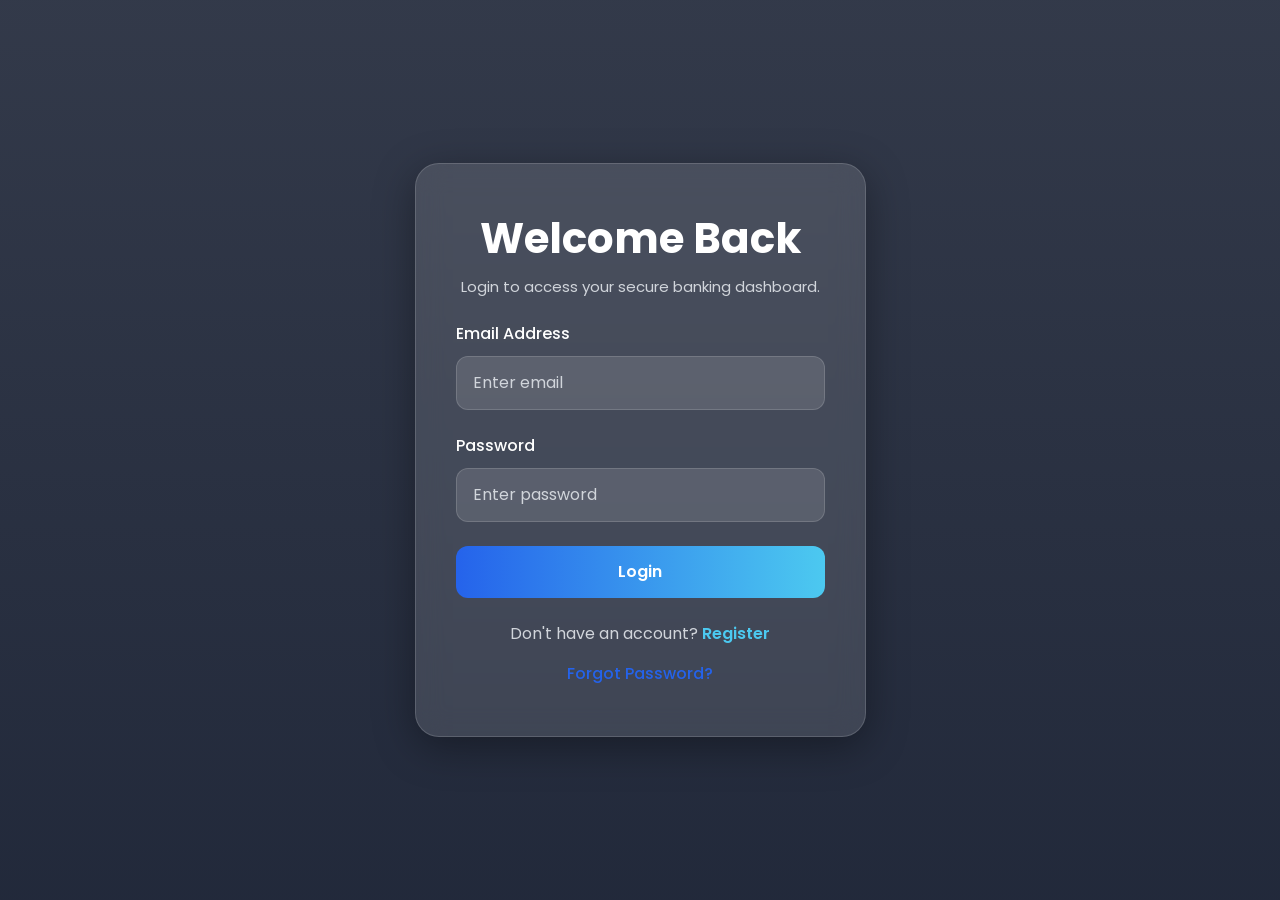
<file: BankingFrontend/admin-dashboard.html>
<!doctype html>
<html lang="en">
  <head>
    <meta charset="UTF-8" />
    <meta name="viewport" content="width=device-width, initial-scale=1.0" />
    <title>Admin Dashboard | SecureBank</title>

    <link
      href="https://cdn.jsdelivr.net/npm/bootstrap@5.3.7/dist/css/bootstrap.min.css"
      rel="stylesheet"
    />

    <link rel="stylesheet" href="css/admin-dashboard.css" />
  </head>

  <body>
    <div
      class="toast-container position-fixed top-0 end-0 p-3"
      id="toastContainer"
    ></div>
    <div class="sidebar">
      <div>
        <h2 class="logo">SecureBank Admin</h2>

        <ul class="nav-links">
          <li>
            <a href="#" id="dashboardLink"> Dashboard </a>
          </li>

          <li>
            <a href="#" id="loansLink"> Loans </a>
          </li>

          <li>
            <a href="#" id="usersLink"> Users </a>
          </li>

          <li>
            <a href="#" id="accountsLink"> Accounts </a>
          </li>
        </ul>
      </div>

      <button id="logoutBtn" class="btn logout-btn">Logout</button>
    </div>

    <div class="main-content">
      <div class="topbar">
        <div>
          <h3>Welcome Admin 👋</h3>

          <p>Manage users, accounts and loans</p>
        </div>
      </div>

      <!-- Dashboard Section -->

      <div class="card reserve-card mb-4">
        <div class="card-body">
          <h4>🏦 UNITY BANK RESERVES</h4>

          <p id="reserveAccountNumber">Account Number : -</p>

          <h2 id="reserveBalance">₹0</h2>

          <small> Central Loan Disbursement Account </small>
        </div>
      </div>

      <section id="dashboardSection">
        <div class="row g-4">
          <div class="col-md-3">
            <div class="card stat-card">
              <div class="card-body">
                <h6>Total Users</h6>

                <h2 id="totalUsers">-</h2>
              </div>
            </div>
          </div>

          <div class="col-md-3">
            <div class="card stat-card">
              <div class="card-body">
                <h6>Pending Loans</h6>

                <h2 id="pendingLoansCount">-</h2>
              </div>
            </div>
          </div>

          <div class="col-md-3">
            <div class="card stat-card">
              <div class="card-body">
                <h6>Active Loans</h6>

                <h2 id="activeLoansCount">-</h2>
              </div>
            </div>
          </div>

          <div class="col-md-3">
            <div class="card stat-card">
              <div class="card-body">
                <h6>Total Accounts</h6>

                <h2 id="totalAccounts">-</h2>
              </div>
            </div>
          </div>
        </div>

        <div class="mt-4">
          <h4>Quick Actions</h4>

          <button class="btn btn-primary" onclick="showSection('loans')">
            View Pending Loans
          </button>

          <button class="btn btn-dark" onclick="showSection('users')">
            View Users
          </button>
        </div>
      </section>

      <!-- Loans Section -->

      <section id="loansSection" style="display: none">
        <div class="section-header">
          <h4>Loans</h4>
        </div>

        <div class="table-responsive">
          <h5 class="mb-3">Pending Loan Requests</h5>

          <table class="table table-hover mb-5">
            <thead>
              <tr>
                <th>ID</th>
                <th>Customer</th>
                <th>Amount</th>
                <th style="min-width: 250px">Purpose</th>
                <th>Status</th>
                <th>Actions</th>
              </tr>
            </thead>

            <tbody id="pendingLoanTableBody"></tbody>
          </table>

          <h5 class="mb-3">Loan History</h5>

          <table class="table table-hover">
            <thead>
              <tr>
                <th>ID</th>
                <th>Customer</th>
                <th>Amount</th>
                <th>Status</th>
              </tr>
            </thead>

            <tbody id="allLoanTableBody"></tbody>
          </table>
        </div>
      </section>

      <!-- Users Section -->

      <section id="usersSection" style="display: none">
        <h4>Registered Users</h4>

        <div class="table-responsive">
          <table class="table table-hover">
            <thead>
              <tr>
                <th>ID</th>
                <th>Name</th>
                <th>Email</th>
                <th>Role</th>
              </tr>
            </thead>

            <tbody id="userTableBody"></tbody>
          </table>
        </div>
      </section>

      <section id="accountsSection" style="display: none">
        <h4>All Accounts</h4>

        <div class="table-responsive">
          <table class="table table-hover">
            <thead>
              <tr>
                <th>Account Number</th>

                <th>Holder</th>

                <th>Type</th>

                <th>Balance</th>
              </tr>
            </thead>

            <tbody id="accountTableBody"></tbody>
          </table>
        </div>
      </section>
    </div>

    <script src="https://cdn.jsdelivr.net/npm/bootstrap@5.3.7/dist/js/bootstrap.bundle.min.js"></script>

    <script src="js/admin-dashboard.js"></script>
  </body>
</html>
</file>
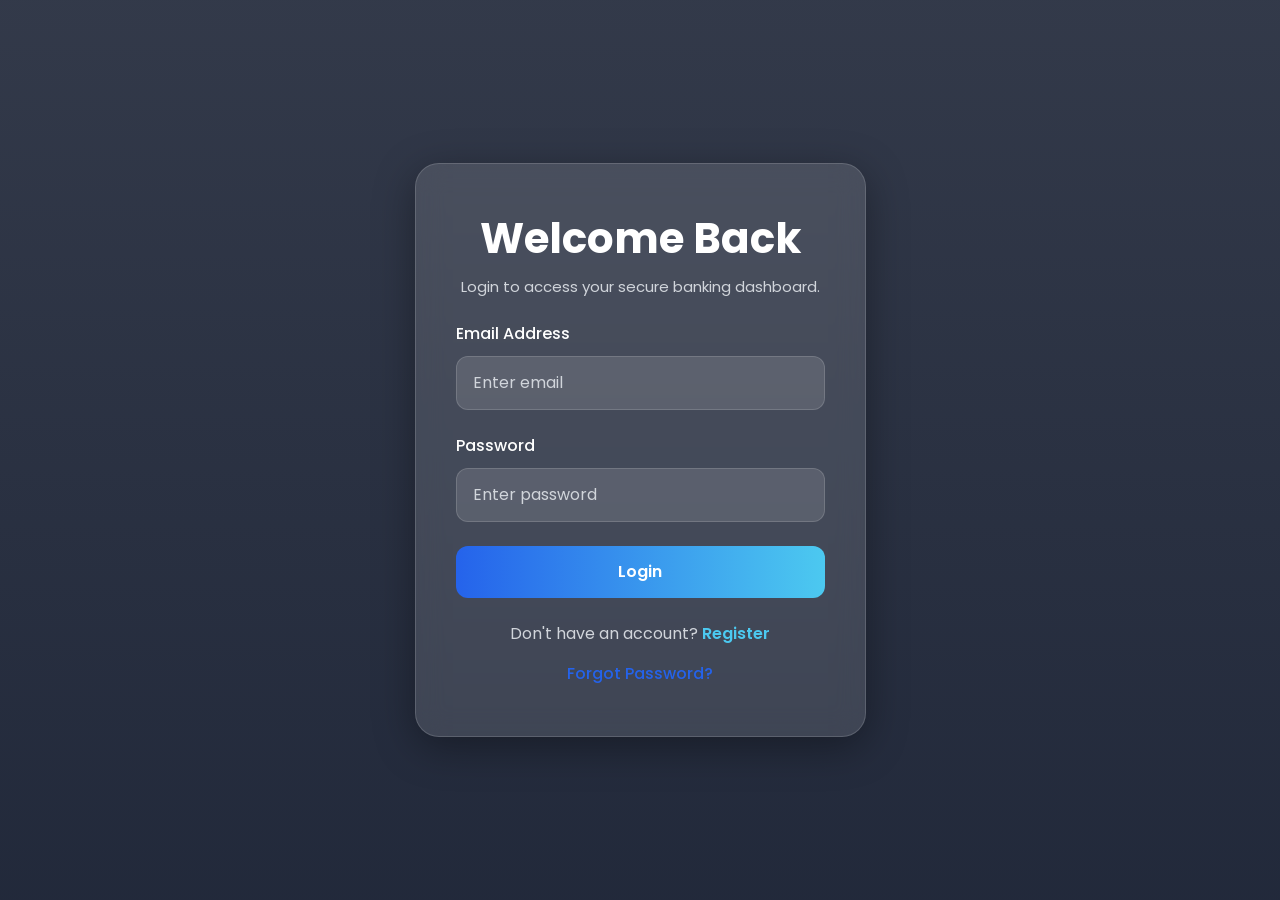
<file: BankingFrontend/dashboard.html>
<!doctype html>

<html lang="en">
  <head>
    <meta charset="UTF-8" />
    <meta name="viewport" content="width=device-width, initial-scale=1.0" />
    <title>Dashboard | SecureBank</title>

    ```
    <link
      href="https://cdn.jsdelivr.net/npm/bootstrap@5.3.7/dist/css/bootstrap.min.css"
      rel="stylesheet"
    />

    <link rel="stylesheet" href="css/dashboard.css" />
    ```
  </head>

  <body>
    <!-- Toast Container -->
    <div
      class="toast-container position-fixed top-0 end-0 p-3"
      id="toastContainer"
    ></div>

    ```
    <!-- Sidebar -->
    <div class="sidebar">
      <div>
        <h2 class="logo">SecureBank</h2>

        <ul class="nav-links">
          <li><a href="#" id="dashboardLink">Dashboard</a></li>
          <li><a href="#" id="accountsLink">Accounts</a></li>
          <li><a href="#" id="loanLink">Loan Services</a></li>
        </ul>
      </div>

      <button id="logoutBtn" class="btn logout-btn">Logout</button>
    </div>

    <!-- Main Content -->
    <div class="main-content">
      <!-- Topbar -->
      <div class="topbar">
        <div>
          <h3 id="welcomeMessage">Welcome Back 👋</h3>
          <p id="userEmail"></p>
        </div>
      </div>

      <!-- Accounts Section -->
      <section id="accountsSection" class="accounts-section">
        <div class="section-header">
          <h4>Your Accounts</h4>

          <button
            class="btn btn-primary"
            data-bs-toggle="modal"
            data-bs-target="#createAccountModal"
          >
            + Create Account
          </button>
        </div>

        <div class="row g-4" id="accountsContainer"></div>

        <!-- Transaction History -->
        <section class="transactions-section mt-5">
          <div class="section-header">
            <div>
              <h4>Transaction History</h4>

              <small id="selectedAccountInfo" class="text-muted">
                Select an account to view history
              </small>
            </div>
          </div>

          <div class="table-responsive">
            <table class="table table-hover align-middle">
              <thead>
                <tr>
                  <th>Type</th>
                  <th>Amount</th>
                  <th>Description</th>
                  <th>Time</th>
                </tr>
              </thead>

              <tbody id="transactionTableBody">
                <tr>
                  <td colspan="4" class="text-center">
                    Select an account and click History
                  </td>
                </tr>
              </tbody>
            </table>
          </div>
          <div
            id="paginationContainer"
            class="d-flex justify-content-center mt-3"
          ></div>
        </section>
      </section>

      <!-- Loan Section -->
      <section id="loanSection" class="mt-5" style="display: none">
        <div class="section-header">
          <h4>Loan Services</h4>

          <button
            class="btn btn-primary"
            data-bs-toggle="modal"
            data-bs-target="#applyLoanModal"
          >
            Apply Loan
          </button>
        </div>

        <div id="loanContainer"></div>
      </section>
    </div>

    <!-- APPLY LOAN MODAL -->
    <div class="modal fade" id="applyLoanModal">
      <div class="modal-dialog">
        <div class="modal-content">
          <div class="modal-header">
            <h5>Apply Loan</h5>

            <button
              type="button"
              class="btn-close"
              data-bs-dismiss="modal"
            ></button>
          </div>

          <div class="modal-body">
            <form id="applyLoanForm">
              <div class="mb-3">
                <label class="form-label">Loan Amount</label>

                <input
                  type="number"
                  id="loanAmount"
                  class="form-control"
                  required
                />
              </div>

              <div class="mb-3">
                <label class="form-label">Duration (Months)</label>

                <input
                  type="number"
                  id="durationMonths"
                  class="form-control"
                  min="6"
                  max="360"
                  required
                />
              </div>

              <div class="mb-3">
                <label class="form-label">Purpose</label>

                <input type="text" id="purpose" class="form-control" required />
              </div>

              <div class="mb-3">
                <label class="form-label">Repayment Account</label>

                <select
                  id="repaymentAccount"
                  class="form-select"
                  required
                ></select>
              </div>

              <button type="submit" class="btn btn-primary w-100">
                Apply Loan
              </button>
            </form>
          </div>
        </div>
      </div>
    </div>

    <!-- CREATE ACCOUNT MODAL -->
    <div class="modal fade" id="createAccountModal">
      <div class="modal-dialog">
        <div class="modal-content">
          <div class="modal-header">
            <h5>Create Account</h5>

            <button class="btn-close" data-bs-dismiss="modal"></button>
          </div>

          <div class="modal-body">
            <form id="createAccountForm">
              <div class="mb-3">
                <label class="form-label">Account Type</label>

                <select id="accountType" class="form-select">
                  <option value="SAVINGS">SAVINGS</option>
                  <option value="CURRENT">CURRENT</option>
                  <option value="LOAN">LOAN</option>
                </select>
              </div>

              <button class="btn btn-primary w-100" type="submit">
                Create Account
              </button>
            </form>
          </div>
        </div>
      </div>
    </div>

    <!-- DEPOSIT MODAL -->
    <div class="modal fade" id="depositModal">
      <div class="modal-dialog">
        <div class="modal-content">
          <div class="modal-header">
            <h5>Deposit Money</h5>

            <button class="btn-close" data-bs-dismiss="modal"></button>
          </div>

          <div class="modal-body">
            <form id="depositForm">
              <input type="hidden" id="depositAccountId" />

              <div class="mb-3">
                <label>Amount</label>

                <input
                  type="number"
                  class="form-control"
                  id="depositAmount"
                  required
                />
              </div>

              <button class="btn btn-success w-100">Deposit</button>
            </form>
          </div>
        </div>
      </div>
    </div>

    <!-- WITHDRAW MODAL -->
    <div class="modal fade" id="withdrawModal">
      <div class="modal-dialog">
        <div class="modal-content">
          <div class="modal-header">
            <h5>Withdraw Money</h5>

            <button class="btn-close" data-bs-dismiss="modal"></button>
          </div>

          <div class="modal-body">
            <form id="withdrawForm">
              <input type="hidden" id="withdrawAccountId" />

              <div class="mb-3">
                <label>Amount</label>

                <input
                  type="number"
                  class="form-control"
                  id="withdrawAmount"
                  required
                />
              </div>

              <button class="btn btn-warning w-100">Withdraw</button>
            </form>
          </div>
        </div>
      </div>
    </div>

    <!-- TRANSFER MODAL -->
    <div class="modal fade" id="transferModal">
      <div class="modal-dialog">
        <div class="modal-content">
          <div class="modal-header">
            <h5>Transfer Money</h5>

            <button class="btn-close" data-bs-dismiss="modal"></button>
          </div>

          <div class="modal-body">
            <form id="transferForm">
              <input type="hidden" id="fromAccountId" />

              <input type="hidden" id="verifiedAccountId" />

              <div class="mb-3">
                <label>Target Account Number</label>

                <div class="input-group">
                  <input
                    type="text"
                    id="targetAccountNumber"
                    class="form-control"
                  />

                  <button
                    type="button"
                    id="verifyAccountBtn"
                    class="btn btn-primary"
                  >
                    Verify
                  </button>
                </div>
              </div>

              <div id="accountInfo" class="alert alert-success d-none"></div>

              <div class="mb-3">
                <label>Amount</label>

                <input
                  type="number"
                  id="transferAmount"
                  class="form-control"
                  required
                />
              </div>

              <button
                type="submit"
                id="transferBtn"
                class="btn btn-dark w-100"
                disabled
              >
                Transfer
              </button>
            </form>
          </div>
        </div>
      </div>
    </div>

    <script src="https://cdn.jsdelivr.net/npm/bootstrap@5.3.7/dist/js/bootstrap.bundle.min.js"></script>

    <script src="js/dashboard.js"></script>
    ```
  </body>
</html>
</file>
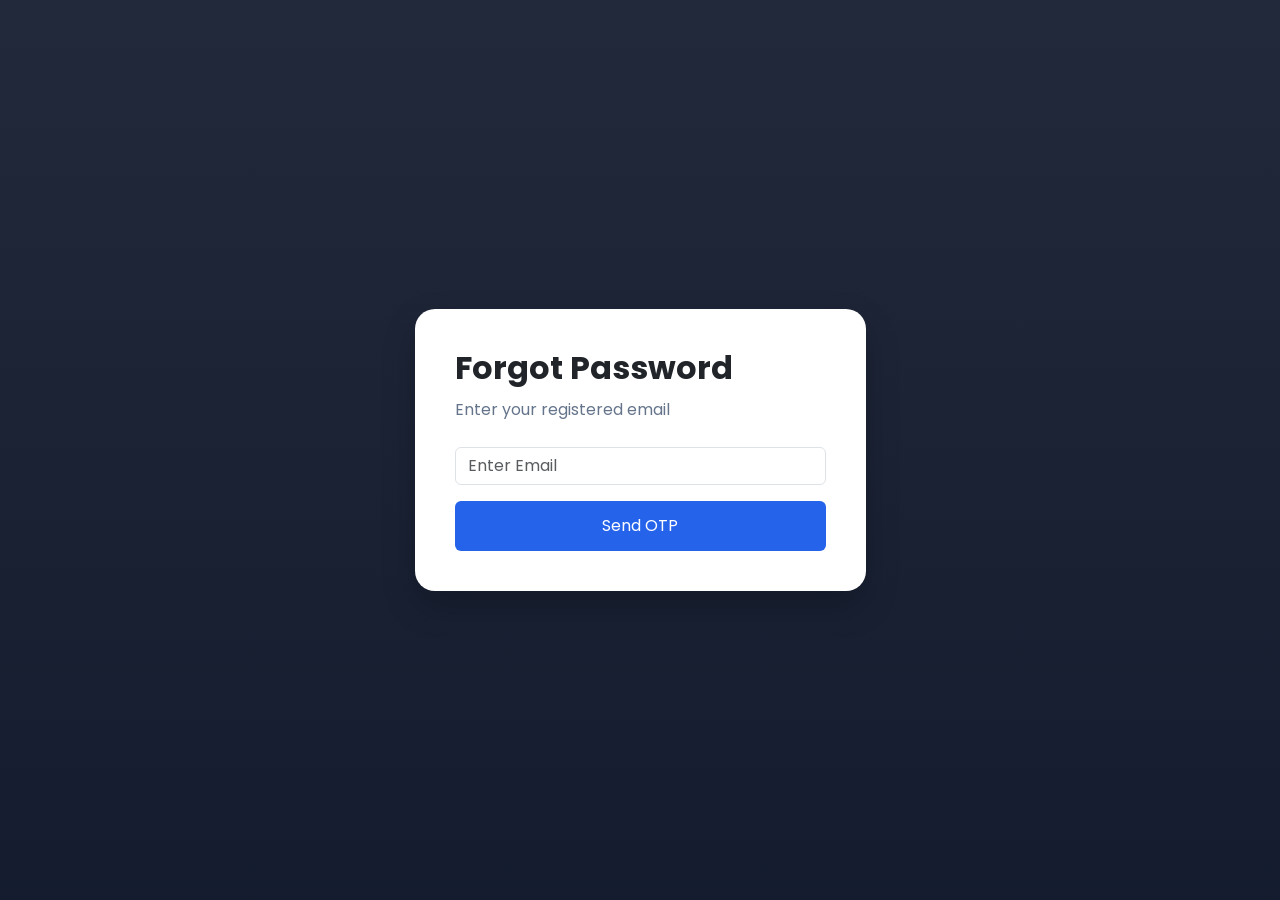
<file: BankingFrontend/forgot-password.html>
<!doctype html>
<html lang="en">
  <head>
    <meta charset="UTF-8" />

    <meta name="viewport" content="width=device-width, initial-scale=1.0" />

    <title>Forgot Password</title>

    <link
      href="https://cdn.jsdelivr.net/npm/bootstrap@5.3.7/dist/css/bootstrap.min.css"
      rel="stylesheet"
    />

    <link rel="stylesheet" href="css/forgot-password.css" />
  </head>

  <body>
    <section class="forgot-section">
      <div class="container">
        <div class="row justify-content-center align-items-center min-vh-100">
          <div class="col-lg-5">
            <div class="forgot-card">
              <h2>Forgot Password</h2>

              <p>Enter your registered email</p>

              <div id="alertBox"></div>

              <form id="forgotForm">
                <div class="mb-3">
                  <input
                    type="email"
                    id="email"
                    class="form-control"
                    placeholder="Enter Email"
                    required
                  />
                </div>

                <button type="submit" class="btn send-btn w-100">
                  Send OTP
                </button>
              </form>
            </div>
          </div>
        </div>
      </div>
    </section>

    <script src="js/forgot-password.js"></script>
  </body>
</html>
</file>
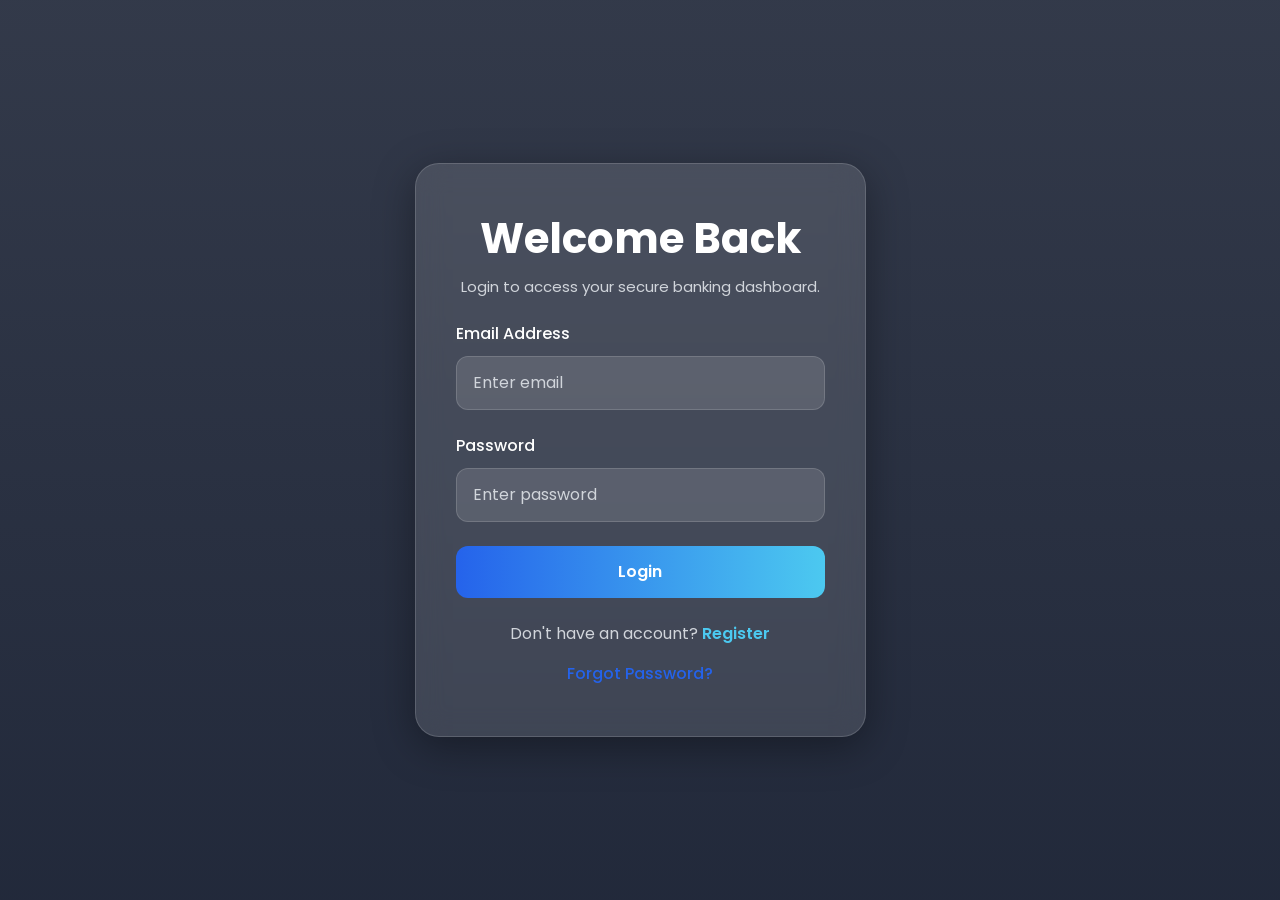
<file: BankingFrontend/login.html>
<!doctype html>
<html lang="en">
  <head>
    <meta charset="UTF-8" />
    <meta name="viewport" content="width=device-width, initial-scale=1.0" />
    <title>Login | SecureBank</title>

    <!-- Bootstrap -->
    <link
      href="https://cdn.jsdelivr.net/npm/bootstrap@5.3.7/dist/css/bootstrap.min.css"
      rel="stylesheet"
    />

    <!-- CSS -->
    <link rel="stylesheet" href="css/login.css" />
  </head>
  <body>
    <section class="login-section">
      <div class="container">
        <div class="row justify-content-center align-items-center min-vh-100">
          <div class="col-lg-5 col-md-7">
            <div class="login-card">
              <div class="text-center mb-4">
                <h1 class="login-title">Welcome Back</h1>

                <p class="login-subtitle">
                  Login to access your secure banking dashboard.
                </p>
              </div>

              <!-- Alert -->
              <div id="alertBox"></div>

              <!-- Form -->
              <form id="loginForm">
                <!-- Email -->
                <div class="mb-4">
                  <label class="form-label"> Email Address </label>

                  <input
                    type="email"
                    id="email"
                    class="form-control custom-input"
                    placeholder="Enter email"
                    required
                  />
                </div>

                <!-- Password -->
                <div class="mb-4">
                  <label class="form-label"> Password </label>

                  <input
                    type="password"
                    id="password"
                    class="form-control custom-input"
                    placeholder="Enter password"
                    required
                  />
                </div>

                <!-- Button -->
                <button type="submit" class="btn login-btn w-100">Login</button>
              </form>

              <div class="text-center mt-4">
                <p class="bottom-text">
                  Don't have an account?

                  <a href="register.html"> Register </a>
                </p>
              </div>
              <div class="text-center mt-3">
                <a href="forgot-password.html" class="forgot-link">
                  Forgot Password?
                </a>
              </div>
            </div>
          </div>
        </div>
      </div>
    </section>

    <!-- Bootstrap -->
    <script src="https://cdn.jsdelivr.net/npm/bootstrap@5.3.7/dist/js/bootstrap.bundle.min.js"></script>

    <!-- JS -->
    <script src="js/login.js"></script>
  </body>
</html>
</file>
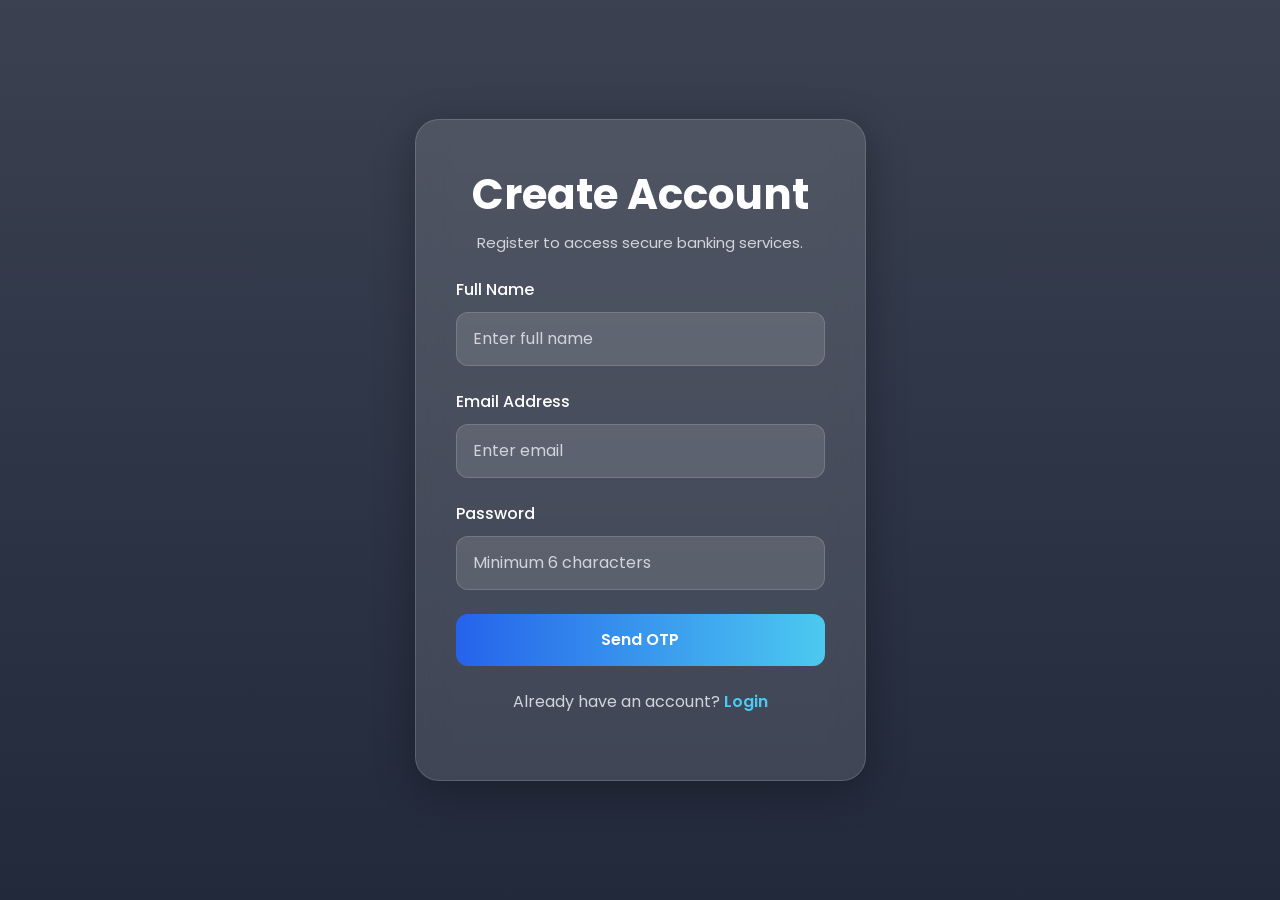
<file: BankingFrontend/otp.html>
<!doctype html>
<html lang="en">
  <head>
    <meta charset="UTF-8" />

    <meta name="viewport" content="width=device-width, initial-scale=1.0" />

    <title>Verify OTP | SecureBank</title>

    <link
      href="https://cdn.jsdelivr.net/npm/bootstrap@5.3.7/dist/css/bootstrap.min.css"
      rel="stylesheet"
    />

    <link rel="stylesheet" href="css/otp.css" />
  </head>

  <body>
    <section class="otp-section">
      <div class="container">
        <div class="row justify-content-center align-items-center min-vh-100">
          <div class="col-lg-5 col-md-7">
            <div class="otp-card">
              <h1 class="otp-title">Verify OTP</h1>

              <p id="emailText" class="otp-subtitle"></p>

              <div id="alertBox"></div>

              <form id="otpForm">
                <div class="mb-4">
                  <input
                    type="text"
                    id="otp"
                    class="form-control otp-input"
                    placeholder="Enter OTP"
                    maxlength="6"
                    required
                  />
                </div>

                <div class="timer-section">
                  <span id="timer"> 05:00 </span>
                </div>

                <button type="submit" class="btn verify-btn w-100">
                  Verify OTP
                </button>
              </form>

              <div class="text-center mt-3">
                <button
                  id="resendBtn"
                  class="btn btn-outline-primary btn-sm"
                  disabled
                >
                  Resend OTP
                </button>
              </div>
            </div>
          </div>
        </div>
      </div>
    </section>

    <script src="js/otp.js"></script>
  </body>
</html>
</file>
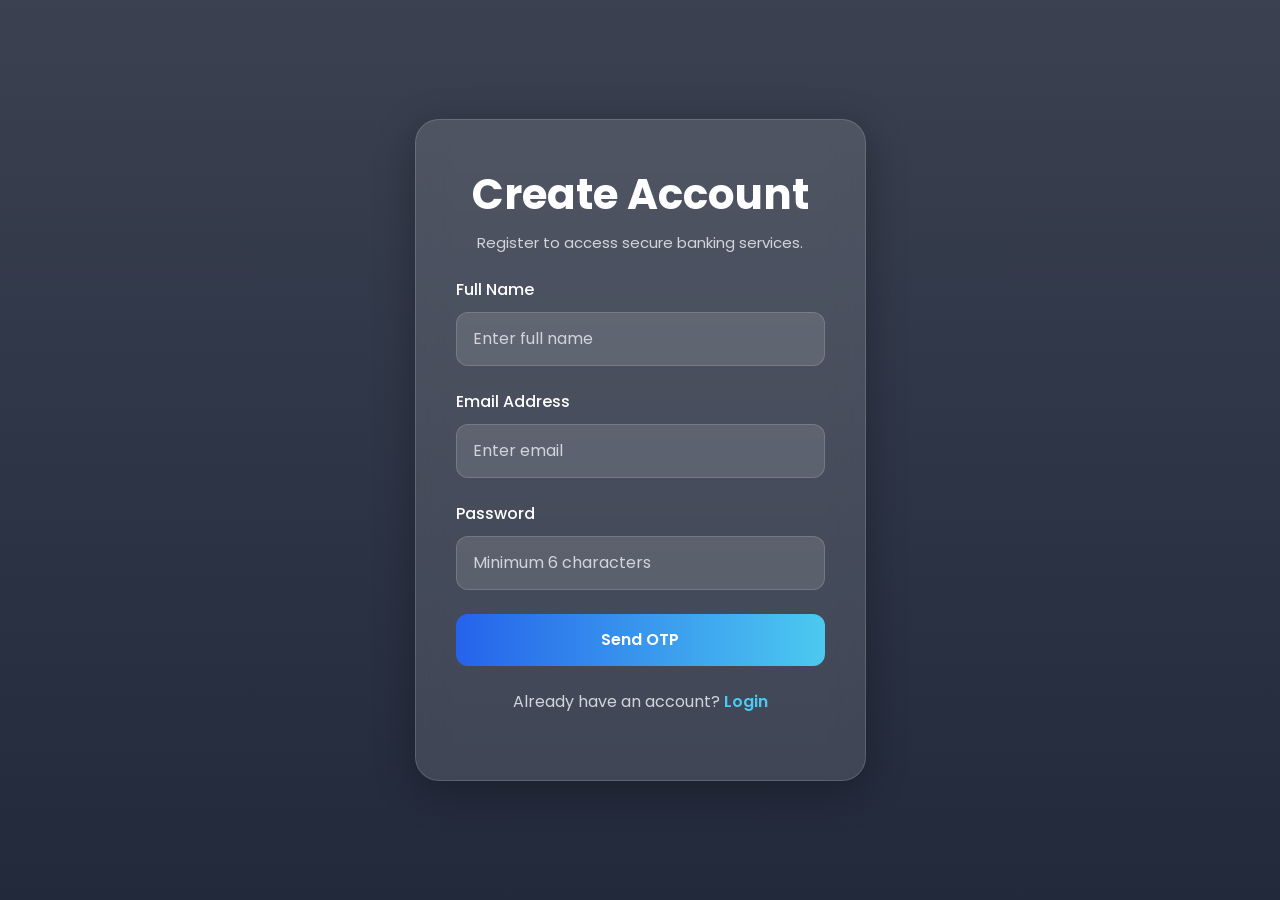
<file: BankingFrontend/register.html>
<!doctype html>
<html lang="en">
  <head>
    <meta charset="UTF-8" />
    <meta name="viewport" content="width=device-width, initial-scale=1.0" />
    <title>Register | SecureBank</title>

    <!-- Bootstrap -->
    <link
      href="https://cdn.jsdelivr.net/npm/bootstrap@5.3.7/dist/css/bootstrap.min.css"
      rel="stylesheet"
    />

    <!-- CSS -->
    <link rel="stylesheet" href="css/register.css" />
  </head>
  <body>
    <section class="register-section">
      <div class="container">
        <div class="row justify-content-center align-items-center min-vh-100">
          <div class="col-lg-5 col-md-7">
            <div class="register-card">
              <div class="text-center mb-4">
                <h1 class="register-title">Create Account</h1>

                <p class="register-subtitle">
                  Register to access secure banking services.
                </p>
              </div>

              <!-- Alert Box -->
              <div id="alertBox"></div>

              <!-- Form -->
              <form id="registerForm">
                <!-- Name -->
                <div class="mb-4">
                  <label class="form-label"> Full Name </label>

                  <input
                    type="text"
                    id="name"
                    class="form-control custom-input"
                    placeholder="Enter full name"
                    required
                  />
                </div>

                <!-- Email -->
                <div class="mb-4">
                  <label class="form-label"> Email Address </label>

                  <input
                    type="email"
                    id="email"
                    class="form-control custom-input"
                    placeholder="Enter email"
                    required
                  />
                </div>

                <!-- Password -->
                <div class="mb-4">
                  <label class="form-label"> Password </label>

                  <input
                    type="password"
                    id="password"
                    class="form-control custom-input"
                    placeholder="Minimum 6 characters"
                    required
                  />
                </div>

                <!-- Button -->
                <button type="submit" class="btn register-btn w-100">
                  Send OTP
                </button>
              </form>

              <div class="text-center mt-4">
                <p class="bottom-text">
                  Already have an account?

                  <a href="login.html"> Login </a>
                </p>
              </div>
            </div>
          </div>
        </div>
      </div>
    </section>

    <!-- Bootstrap -->
    <script src="https://cdn.jsdelivr.net/npm/bootstrap@5.3.7/dist/js/bootstrap.bundle.min.js"></script>

    <!-- JS -->
    <script src="js/register.js"></script>
  </body>
</html>
</file>
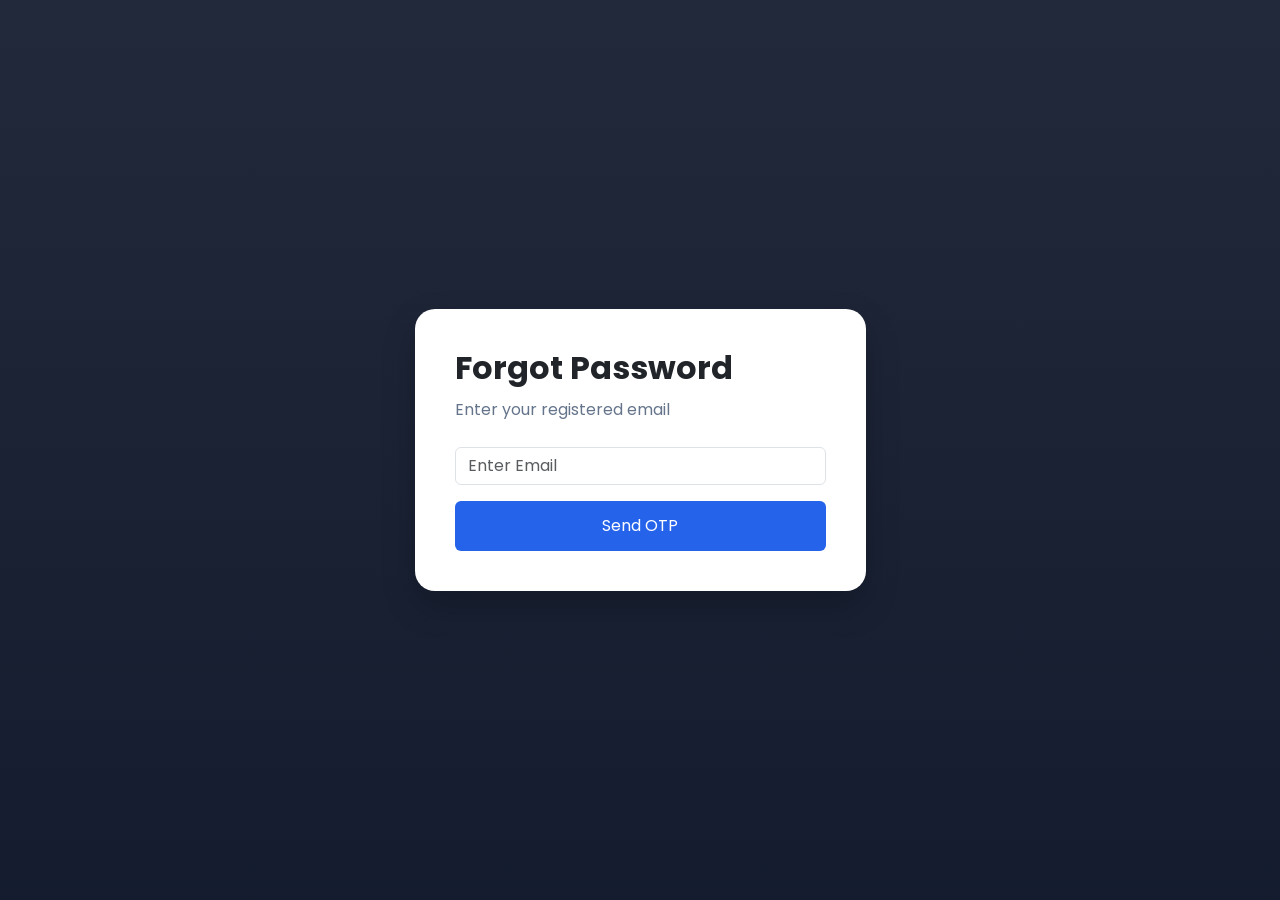
<file: BankingFrontend/reset-password.html>
<!doctype html>
<html lang="en">
  <head>
    <meta charset="UTF-8" />

    <meta name="viewport" content="width=device-width, initial-scale=1.0" />

    <title>Reset Password</title>

    <link
      href="https://cdn.jsdelivr.net/npm/bootstrap@5.3.7/dist/css/bootstrap.min.css"
      rel="stylesheet"
    />

    <link rel="stylesheet" href="css/reset-password.css" />
  </head>

  <body>
    <section class="reset-section">
      <div class="container">
        <div class="row justify-content-center align-items-center min-vh-100">
          <div class="col-lg-5">
            <div class="reset-card">
              <h2>Reset Password</h2>

              <p id="emailText"></p>

              <div id="alertBox"></div>

              <form id="resetForm">
                <div class="mb-3">
                  <input
                    type="text"
                    id="otp"
                    class="form-control otp-input"
                    placeholder="Enter OTP"
                    maxlength="6"
                    required
                  />
                </div>

                <div class="timer-section">
                  <small id="timer" class="timer-text"> 05:00 </small>
                </div>

                <div class="mb-3">
                  <input
                    type="password"
                    id="newPassword"
                    class="form-control"
                    placeholder="New Password"
                    required
                  />
                </div>

                <div class="mb-3">
                  <input
                    type="password"
                    id="confirmPassword"
                    class="form-control"
                    placeholder="Confirm Password"
                    required
                  />
                </div>

                <button type="submit" class="btn reset-btn w-100">
                  Reset Password
                </button>
              </form>

              <div class="text-center mt-3">
                <button
                  id="resendBtn"
                  class="btn btn-outline-primary btn-sm"
                  disabled
                >
                  Resend OTP
                </button>
              </div>
            </div>
          </div>
        </div>
      </div>
    </section>

    <script src="js/reset-password.js"></script>
  </body>
</html>
</file>
<file: BankingFrontend/css/admin-dashboard.css>
* {
  margin: 0;
  padding: 0;
  box-sizing: border-box;
}

body {
  background: #f5f7fb;
  font-family: Arial, sans-serif;
  display: flex;
  min-height: 100vh;
}

/* Sidebar */

.sidebar {
  width: 250px;
  background: #1e293b;
  color: white;
  display: flex;
  flex-direction: column;
  justify-content: space-between;
  padding: 20px;
}

.logo {
  text-align: center;
  margin-bottom: 30px;
}

.nav-links {
  list-style: none;
  padding: 0;
}

.nav-links li {
  margin-bottom: 10px;
}

.nav-links a {
  display: block;
  color: white;
  text-decoration: none;
  padding: 12px;
  border-radius: 8px;
  transition: 0.3s;
}

.nav-links a:hover {
  background: #334155;
}

.logout-btn {
  background: #dc3545;
  color: white;
  width: 100%;
}

.logout-btn:hover {
  background: #bb2d3b;
  color: white;
}

/* Main */

.main-content {
  flex: 1;
  padding: 25px;
}

.topbar {
  background: white;
  padding: 20px;
  border-radius: 12px;
  margin-bottom: 25px;
  box-shadow: 0 2px 10px rgba(0, 0, 0, 0.08);
}

/* Cards */

.stat-card {
  border: none;
  border-radius: 15px;
  box-shadow: 0 3px 12px rgba(0, 0, 0, 0.08);
}

.stat-card .card-body {
  text-align: center;
}

.stat-card h2 {
  margin-top: 10px;
  font-weight: bold;
}

/* Sections */

.section-header {
  margin-bottom: 20px;
}

/* Tables */

.table-responsive {
  background: white;
  padding: 15px;
  border-radius: 12px;
  box-shadow: 0 2px 10px rgba(0, 0, 0, 0.08);
}

.table th {
  background: #f8f9fa;
}


.reserve-card {
  background: linear-gradient(
      135deg,
      #0f172a,
      #1e293b
  );

  color: white;

  border: none;

  border-radius: 16px;

  box-shadow: 0 6px 20px rgba(0,0,0,.15);
}

.reserve-card h2 {
  margin-top: 10px;
  font-size: 2rem;
  font-weight: bold;
}
</file>
<file: BankingFrontend/css/dashboard.css>
@import url('https://fonts.googleapis.com/css2?family=Poppins:wght@300;400;500;600;700&display=swap');

*{
    margin:0;
    padding:0;
    box-sizing:border-box;
}

body{
    font-family:'Poppins',sans-serif;
    background:#f1f5f9;
    display:flex;
}

/* ======================
   SIDEBAR
====================== */

.sidebar{

    width:260px;
    min-height:100vh;

    background:#0f172a;

    color:white;

    padding:30px 20px;

    position:fixed;

    display:flex;
    flex-direction:column;
    justify-content:space-between;
}

.logo{

    font-size:30px;
    font-weight:700;

    margin-bottom:50px;
}

.nav-links{

    list-style:none;
}

.nav-links li{

    margin-bottom:20px;
}

.nav-links a{

    color:#cbd5e1;

    text-decoration:none;

    font-size:16px;

    transition:.3s;
}

.nav-links a:hover{

    color:#38bdf8;
}

.logout-btn{

    background:#ef4444;

    color:white;

    border:none;

    border-radius:12px;

    padding:12px;
}

.logout-btn:hover{

    background:#dc2626;
}

/* ======================
   MAIN CONTENT
====================== */

.main-content{

    margin-left:260px;

    width:calc(100% - 260px);

    padding:35px;
}

.topbar{

    margin-bottom:35px;
}

.topbar h3{

    font-weight:700;
}

.topbar p{

    color:#64748b;
}

/* ======================
   SECTION
====================== */

.section-header{

    display:flex;

    justify-content:space-between;

    align-items:center;

    margin-bottom:25px;
}

/* ======================
   ACCOUNT CARD
====================== */

.account-card{

    background:white;

    border-radius:20px;

    padding:25px;

    box-shadow:0 8px 20px rgba(0,0,0,.05);

    transition:.3s;

    height:100%;
}

.account-card:hover{

    transform:translateY(-5px);
}

.account-type{

    font-size:13px;

    font-weight:600;

    text-transform:uppercase;

    letter-spacing:1px;
}

.balance{

    font-size:34px;

    font-weight:700;

    margin:15px 0;
}

.account-number{

    color:#64748b;

    font-size:14px;
}

/* ======================
   ACCOUNT TYPE COLORS
====================== */

.savings-card{

    border-left:6px solid #2563eb;
}

.current-card{

    border-left:6px solid #111827;
}

.loan-card{

    border-left:6px solid #ea580c;
}

/* ======================
   BUTTON GROUP
====================== */

.action-buttons{

    margin-top:15px;
}

.action-buttons .btn{

    margin-bottom:8px;
}

/* ======================
   TRANSACTION SECTION
====================== */

.transactions-section{

    background:white;

    padding:25px;

    border-radius:20px;

    box-shadow:0 8px 20px rgba(0,0,0,.05);
}

.table{

    margin-bottom:0;
}

.table th{

    font-weight:600;

    color:#334155;
}

.table td{

    vertical-align:middle;
}

/* ======================
   BADGES
====================== */

.tx-deposit{

    background:#dcfce7;

    color:#15803d;

    padding:6px 12px;

    border-radius:20px;

    font-size:13px;

    font-weight:600;
}

.tx-withdraw{

    background:#fee2e2;

    color:#dc2626;

    padding:6px 12px;

    border-radius:20px;

    font-size:13px;

    font-weight:600;
}

.tx-transfer{

    background:#dbeafe;

    color:#2563eb;

    padding:6px 12px;

    border-radius:20px;

    font-size:13px;

    font-weight:600;
}

/* ======================
   MODALS
====================== */

.modal-content{

    border:none;

    border-radius:18px;
}

.modal-header{

    border-bottom:1px solid #e2e8f0;
}

.modal-footer{

    border-top:1px solid #e2e8f0;
}

/* ======================
   TOASTS
====================== */

.toast{

    border:none;

    border-radius:12px;

    box-shadow:0 10px 25px rgba(0,0,0,.15);
}

.toast-success{

    background:#22c55e;

    color:white;
}

.toast-danger{

    background:#ef4444;

    color:white;
}

.toast-warning{

    background:#f59e0b;

    color:white;
}

/* ======================
   RESPONSIVE
====================== */

@media(max-width:992px){

    .sidebar{

        display:none;
    }

    .main-content{

        margin-left:0;

        width:100%;
    }
}

@media(max-width:768px){

    .balance{

        font-size:28px;
    }

    .section-header{

        flex-direction:column;

        gap:15px;

        align-items:flex-start;
    }
}
</file>
<file: BankingFrontend/css/forgot-password.css>
@import url("https://fonts.googleapis.com/css2?family=Poppins:wght@300;400;500;600;700&display=swap");

* {
  margin: 0;
  padding: 0;
  box-sizing: border-box;
}

body {
  font-family: "Poppins", sans-serif;
}

.forgot-section {
  min-height: 100vh;

  background: linear-gradient(rgba(15, 23, 42, 0.92), rgba(15, 23, 42, 0.98));
}

.forgot-card {
  background: white;

  padding: 40px;

  border-radius: 20px;

  box-shadow: 0 15px 35px rgba(0, 0, 0, 0.2);
}

.forgot-card h2 {
  font-weight: 700;

  margin-bottom: 10px;
}

.forgot-card p {
  color: #64748b;

  margin-bottom: 25px;
}

.send-btn {
  background: #2563eb;

  color: white;

  height: 50px;

  border: none;
}

.send-btn:hover {
  background: #1d4ed8;

  color: white;
}
</file>
<file: BankingFrontend/css/login.css>
@import url('https://fonts.googleapis.com/css2?family=Poppins:wght@300;400;500;600;700&display=swap');

*{
    margin: 0;
    padding: 0;
    box-sizing: border-box;
}

body{
    font-family: 'Poppins', sans-serif;
}

/* Background */

.login-section{
    min-height: 100vh;

    background:
            linear-gradient(rgba(15,23,42,0.85),
            rgba(15,23,42,0.92)),
            url('https://images.unsplash.com/photo-1554224155-6726b3ff858f?q=80&w=1400');

    background-size: cover;
    background-position: center;
}

/* Card */

.login-card{
    background: rgba(255,255,255,0.12);
    border: 1px solid rgba(255,255,255,0.15);
    backdrop-filter: blur(14px);

    border-radius: 24px;

    padding: 50px 40px;

    color: white;

    box-shadow: 0 10px 40px rgba(0,0,0,0.35);
}

/* Title */

.login-title{
    font-size: 42px;
    font-weight: 700;
    margin-bottom: 12px;
}

.login-subtitle{
    color: #d1d5db;
    font-size: 15px;
}

/* Inputs */

.custom-input{
    background: rgba(255,255,255,0.12);
    border: 1px solid rgba(255,255,255,0.15);

    color: white;

    padding: 14px 16px;

    border-radius: 12px;
}

.custom-input::placeholder{
    color: #d1d5db;
}

.custom-input:focus{
    background: rgba(255,255,255,0.18);
    color: white;

    box-shadow: none;

    border-color: #4cc9f0;
}

/* Labels */

.form-label{
    margin-bottom: 10px;
    font-weight: 500;
}

/* Button */

.login-btn{
    background: linear-gradient(to right,#2563eb,#4cc9f0);

    border: none;

    padding: 14px;

    border-radius: 12px;

    color: white;

    font-weight: 600;

    transition: 0.3s;
}

.login-btn:hover{
    transform: translateY(-3px);
    opacity: 0.95;
}

/* Bottom */

.bottom-text{
    color: #d1d5db;
}

.bottom-text a{
    color: #4cc9f0;
    text-decoration: none;
    font-weight: 600;
}


.forgot-link{

    text-decoration:none;

    color:#2563eb;

    font-weight:500;
}

.forgot-link:hover{

    color:#1d4ed8;
}

/* Responsive */

@media(max-width:768px){

    .login-card{
        padding: 40px 25px;
    }

    .login-title{
        font-size: 34px;
    }
}
</file>
<file: BankingFrontend/css/otp.css>
@import url("https://fonts.googleapis.com/css2?family=Poppins:wght@300;400;500;600;700&display=swap");

* {
  margin: 0;
  padding: 0;
  box-sizing: border-box;
}

body {
  font-family: "Poppins", sans-serif;
}

.otp-section {
  min-height: 100vh;

  background: linear-gradient(rgba(15, 23, 42, 0.92), rgba(15, 23, 42, 0.98));

  display: flex;
}

.otp-card {
  background: white;

  padding: 40px;

  border-radius: 20px;

  box-shadow: 0 15px 35px rgba(0, 0, 0, 0.2);
}

.otp-title {
  font-size: 32px;

  font-weight: 700;

  text-align: center;

  margin-bottom: 10px;
}

.otp-subtitle {
  text-align: center;

  color: #64748b;

  margin-bottom: 25px;
}

.otp-input {
  height: 55px;

  text-align: center;

  font-size: 26px;

  letter-spacing: 8px;
}

.timer-section {
  text-align: center;

  margin-bottom: 20px;
}

#timer {
  font-size: 18px;

  font-weight: 600;

  color: #2563eb;
}

.verify-btn {
  height: 50px;

  background: #2563eb;

  color: white;

  font-weight: 600;

  border: none;
}

.verify-btn:hover {
  background: #1d4ed8;

  color: white;
}

#resendBtn {
  text-decoration: none;

  font-weight: 600;
}
</file>
<file: BankingFrontend/css/register.css>
@import url('https://fonts.googleapis.com/css2?family=Poppins:wght@300;400;500;600;700&display=swap');

*{
    margin: 0;
    padding: 0;
    box-sizing: border-box;
}

body{
    font-family: 'Poppins', sans-serif;
}

/* Background */

.register-section{
    min-height: 100vh;
    background:
            linear-gradient(rgba(15,23,42,0.82),
            rgba(15,23,42,0.92)),
            url('https://images.unsplash.com/photo-1520607162513-77705c0f0d4a?q=80&w=1400');
    background-size: cover;
    background-position: center;
    position: relative;
    overflow: hidden;
}

/* Card */

.register-card{
    background: rgba(255,255,255,0.12);
    border: 1px solid rgba(255,255,255,0.15);
    backdrop-filter: blur(14px);
    border-radius: 24px;
    padding: 50px 40px;
    color: white;
    box-shadow: 0 10px 40px rgba(0,0,0,0.3);
}

/* Title */

.register-title{
    font-size: 42px;
    font-weight: 700;
    margin-bottom: 12px;
}

.register-subtitle{
    color: #d1d5db;
    font-size: 15px;
}

/* Inputs */

.custom-input{
    background: rgba(255,255,255,0.12);
    border: 1px solid rgba(255,255,255,0.15);
    color: white;
    padding: 14px 16px;
    border-radius: 12px;
}

.custom-input::placeholder{
    color: #d1d5db;
}

.custom-input:focus{
    background: rgba(255,255,255,0.18);
    color: white;
    box-shadow: none;
    border-color: #4cc9f0;
}

/* Labels */

.form-label{
    margin-bottom: 10px;
    font-weight: 500;
}

/* Button */

.register-btn{
    background: linear-gradient(to right,#2563eb,#4cc9f0);
    border: none;
    padding: 14px;
    border-radius: 12px;
    font-weight: 600;
    color: white;
    transition: 0.3s;
}

.register-btn:hover{
    transform: translateY(-3px);
    opacity: 0.95;
}

/* Bottom Text */

.bottom-text{
    color: #d1d5db;
}

.bottom-text a{
    color: #4cc9f0;
    text-decoration: none;
    font-weight: 600;
}

/* Responsive */

@media(max-width:768px){

    .register-card{
        padding: 40px 25px;
    }

    .register-title{
        font-size: 34px;
    }
}
</file>
